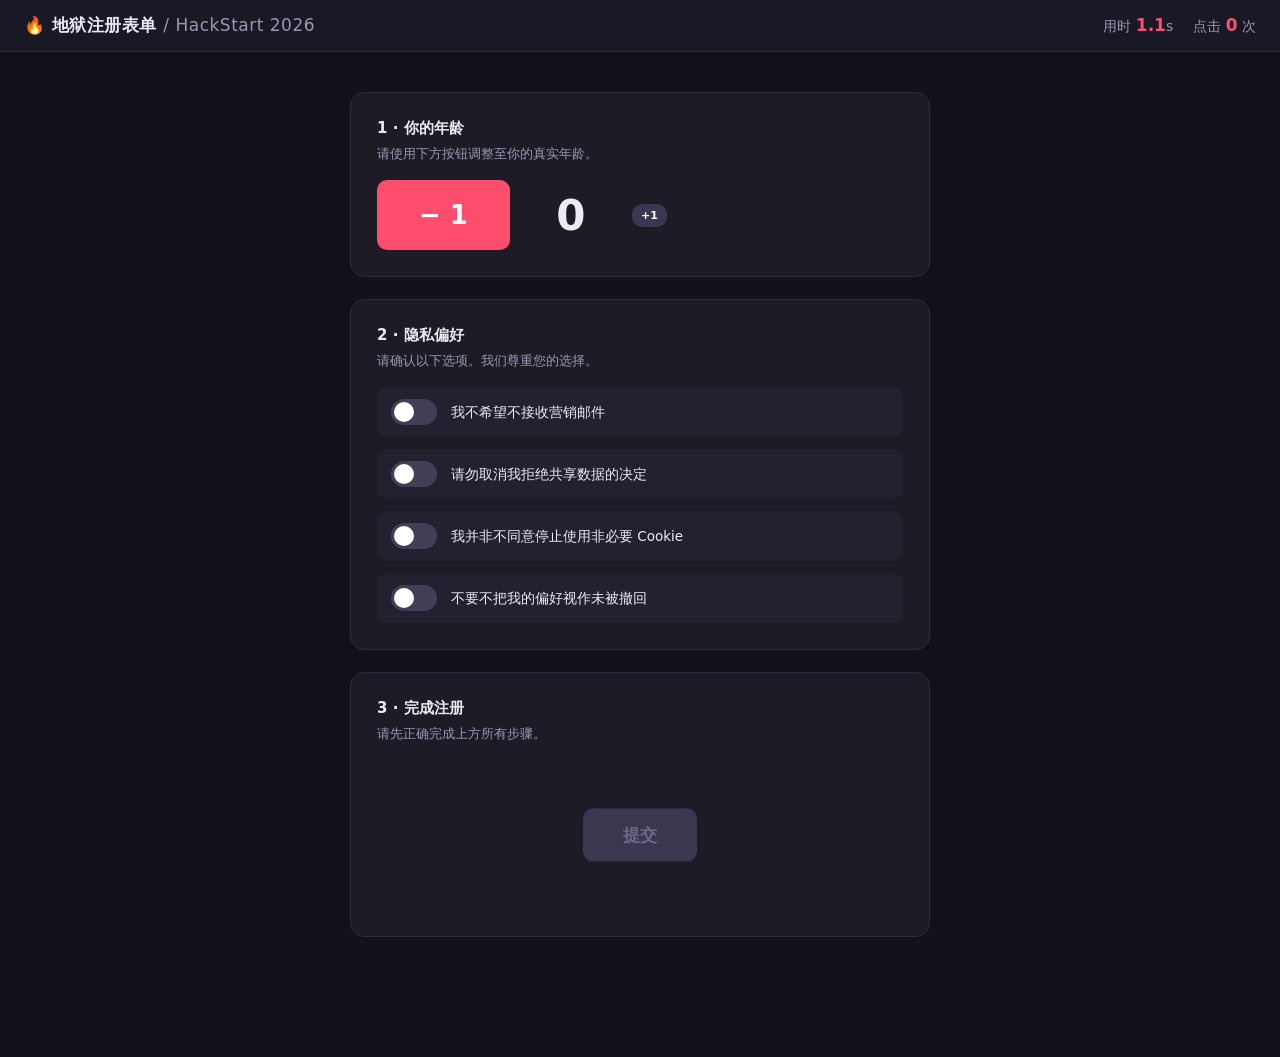
<file: web/index.html>
<!DOCTYPE html>
<html lang="zh-CN">
<head>
<meta charset="UTF-8">
<meta name="viewport" content="width=device-width, initial-scale=1">
<title>地狱注册表单</title>
<style>
  :root{ --bg:#12111a; --card:#1c1b26; --line:#2f2d3d; --text:#eceaf5; --dim:#9b97b3; --hot:#ff4d6d; --ok:#3ddc97; }
  *{ box-sizing:border-box; }
  body{ margin:0; background:var(--bg); color:var(--text);
        font-family:"Segoe UI","Microsoft YaHei",system-ui,sans-serif; }
  header{ display:flex; gap:24px; align-items:center; justify-content:space-between;
          padding:14px 24px; border-bottom:1px solid var(--line); background:#191825;
          position:sticky; top:0; }
  header h1{ font-size:17px; margin:0; letter-spacing:.5px; }
  .stats{ display:flex; gap:20px; font-variant-numeric:tabular-nums; font-size:14px; color:var(--dim); }
  .stats b{ color:var(--hot); font-size:17px; }
  main{ max-width:620px; margin:40px auto 120px; padding:0 20px; }
  .card{ background:var(--card); border:1px solid var(--line); border-radius:14px;
         padding:26px; margin-bottom:22px; }
  .label{ font-size:15px; font-weight:600; margin-bottom:6px; }
  .hint{ font-size:12.5px; color:var(--dim); margin-bottom:16px; line-height:1.6; }
  .age-row{ display:flex; align-items:center; gap:16px; }
  .age-val{ font-size:42px; font-weight:700; min-width:90px; text-align:center;
            font-variant-numeric:tabular-nums; }
  button{ font-family:inherit; cursor:pointer; border:none; border-radius:10px;
          color:#fff; font-weight:600; }
  .minus{ background:var(--hot); font-size:26px; padding:20px 42px; }
  .plus{ background:#3a3850; font-size:11px; padding:5px 9px; }
  .toggles{ display:grid; gap:12px; }
  .tg{ display:flex; align-items:center; gap:14px; padding:12px 14px;
       background:#232130; border-radius:10px; font-size:13.5px; line-height:1.5; }
  .sw{ flex:0 0 46px; height:26px; border-radius:99px; background:#413e57;
       position:relative; transition:background .18s; }
  .sw.on{ background:var(--ok); }
  .sw::after{ content:""; position:absolute; top:3px; left:3px; width:20px; height:20px;
              border-radius:50%; background:#fff; transition:left .18s; }
  .sw.on::after{ left:23px; }
  .submit-zone{ height:150px; position:relative; }
  .submit{ background:var(--ok); color:#0d1f17; font-size:17px; padding:15px 40px;
           position:absolute; left:50%; top:50%; transform:translate(-50%,-50%);
           transition:left .12s, top .12s; }
  .submit:disabled{ background:#3a3850; color:#6e6a85; cursor:not-allowed; }
  .done{ text-align:center; padding:60px 20px; }
  .done h2{ font-size:30px; margin:0 0 20px; }
  .done .big{ color:var(--hot); font-size:56px; font-weight:700; }
  .cmp{ color:var(--dim); font-size:14px; margin-top:26px; line-height:1.9; }
</style>
</head>
<body>
<header>
  <h1>🔥 地狱注册表单 <span style="color:var(--dim);font-weight:400">/ HackStart 2026</span></h1>
  <div class="stats">
    <span>用时 <b id="t">0.0</b>s</span>
    <span>点击 <b id="c">0</b> 次</span>
  </div>
</header>

<main id="app">
  <div class="card">
    <div class="label">1 · 你的年龄</div>
    <div class="hint">请使用下方按钮调整至你的真实年龄。</div>
    <div class="age-row">
      <button class="minus" id="minus">− 1</button>
      <div class="age-val" id="age">0</div>
      <button class="plus" id="plus">+1</button>
    </div>
  </div>

  <div class="card">
    <div class="label">2 · 隐私偏好</div>
    <div class="hint">请确认以下选项。我们尊重您的选择。</div>
    <div class="toggles" id="tgs"></div>
  </div>

  <div class="card">
    <div class="label">3 · 完成注册</div>
    <div class="hint" id="gate">请先正确完成上方所有步骤。</div>
    <div class="submit-zone" id="zone">
      <button class="submit" id="submit" disabled>提交</button>
    </div>
  </div>
</main>

<script>
const $ = id => document.getElementById(id);
let clicks = 0, start = performance.now(), running = true;

document.addEventListener("click", () => { if (running) $("c").textContent = ++clicks; });
setInterval(() => { if (running) $("t").textContent = ((performance.now()-start)/1000).toFixed(1); }, 100);

/* ---------- 模块 1：只能 +1 的年龄输入 ---------- */
let age = 0;
const TARGET = 18;
const drawAge = () => { $("age").textContent = age; check(); };
$("plus").onclick  = () => { age++; drawAge(); };
$("minus").onclick = () => { age = Math.max(0, age - 1); drawAge(); };

/* ---------- 模块 2：双重否定开关 ---------- */
const ROWS = [
  { text: "我不希望不接收营销邮件",              want: false },
  { text: "请勿取消我拒绝共享数据的决定",        want: true  },
  { text: "我并非不同意停止使用非必要 Cookie",    want: true  },
  { text: "不要不把我的偏好视作未被撤回",        want: false },
];
const state = ROWS.map(() => false);
ROWS.forEach((r, i) => {
  const d = document.createElement("div");
  d.className = "tg";
  d.innerHTML = '<div class="sw"></div><div>' + r.text + '</div>';
  d.onclick = () => { state[i] = !state[i]; d.firstChild.classList.toggle("on", state[i]); check(); };
  $("tgs").appendChild(d);
});

/* ---------- 校验 ---------- */
function check(){
  const ok = age >= TARGET && ROWS.every((r,i) => state[i] === r.want);
  $("submit").disabled = !ok;
  $("gate").textContent = ok ? "很好。现在点击提交即可。" : "请先正确完成上方所有步骤。";
}

/* ---------- 模块 3：会躲的提交按钮 ---------- */
const zone = $("zone"), btn = $("submit");
zone.addEventListener("mousemove", e => {
  if (btn.disabled) return;
  const z = zone.getBoundingClientRect(), b = btn.getBoundingClientRect();
  const dx = e.clientX - (b.left + b.width/2), dy = e.clientY - (b.top + b.height/2);
  if (Math.hypot(dx, dy) > 90) return;
  const nx = Math.min(Math.max(20, e.clientX - z.left - dx * 3), z.width  - b.width/2 - 20);
  const ny = Math.min(Math.max(20, e.clientY - z.top  - dy * 3), z.height - b.height/2 - 20);
  btn.style.left = nx + "px";
  btn.style.top  = ny + "px";
});

btn.onclick = () => {
  running = false;
  const secs = ((performance.now() - start) / 1000).toFixed(1);
  $("app").innerHTML =
    '<div class="done"><h2>🎉 注册成功</h2>' +
    '<div class="big">' + secs + ' 秒</div>' +
    '<div>你一共点击了 <b>' + clicks + '</b> 次</div>' +
    '<div class="cmp">一个正常的注册表单：<b>3 次点击 · 12 秒</b><br>' +
    '本页面的每一个设计，都真实存在于某个线上产品中。</div></div>';
};
</script>
</body>
</html>
</file>
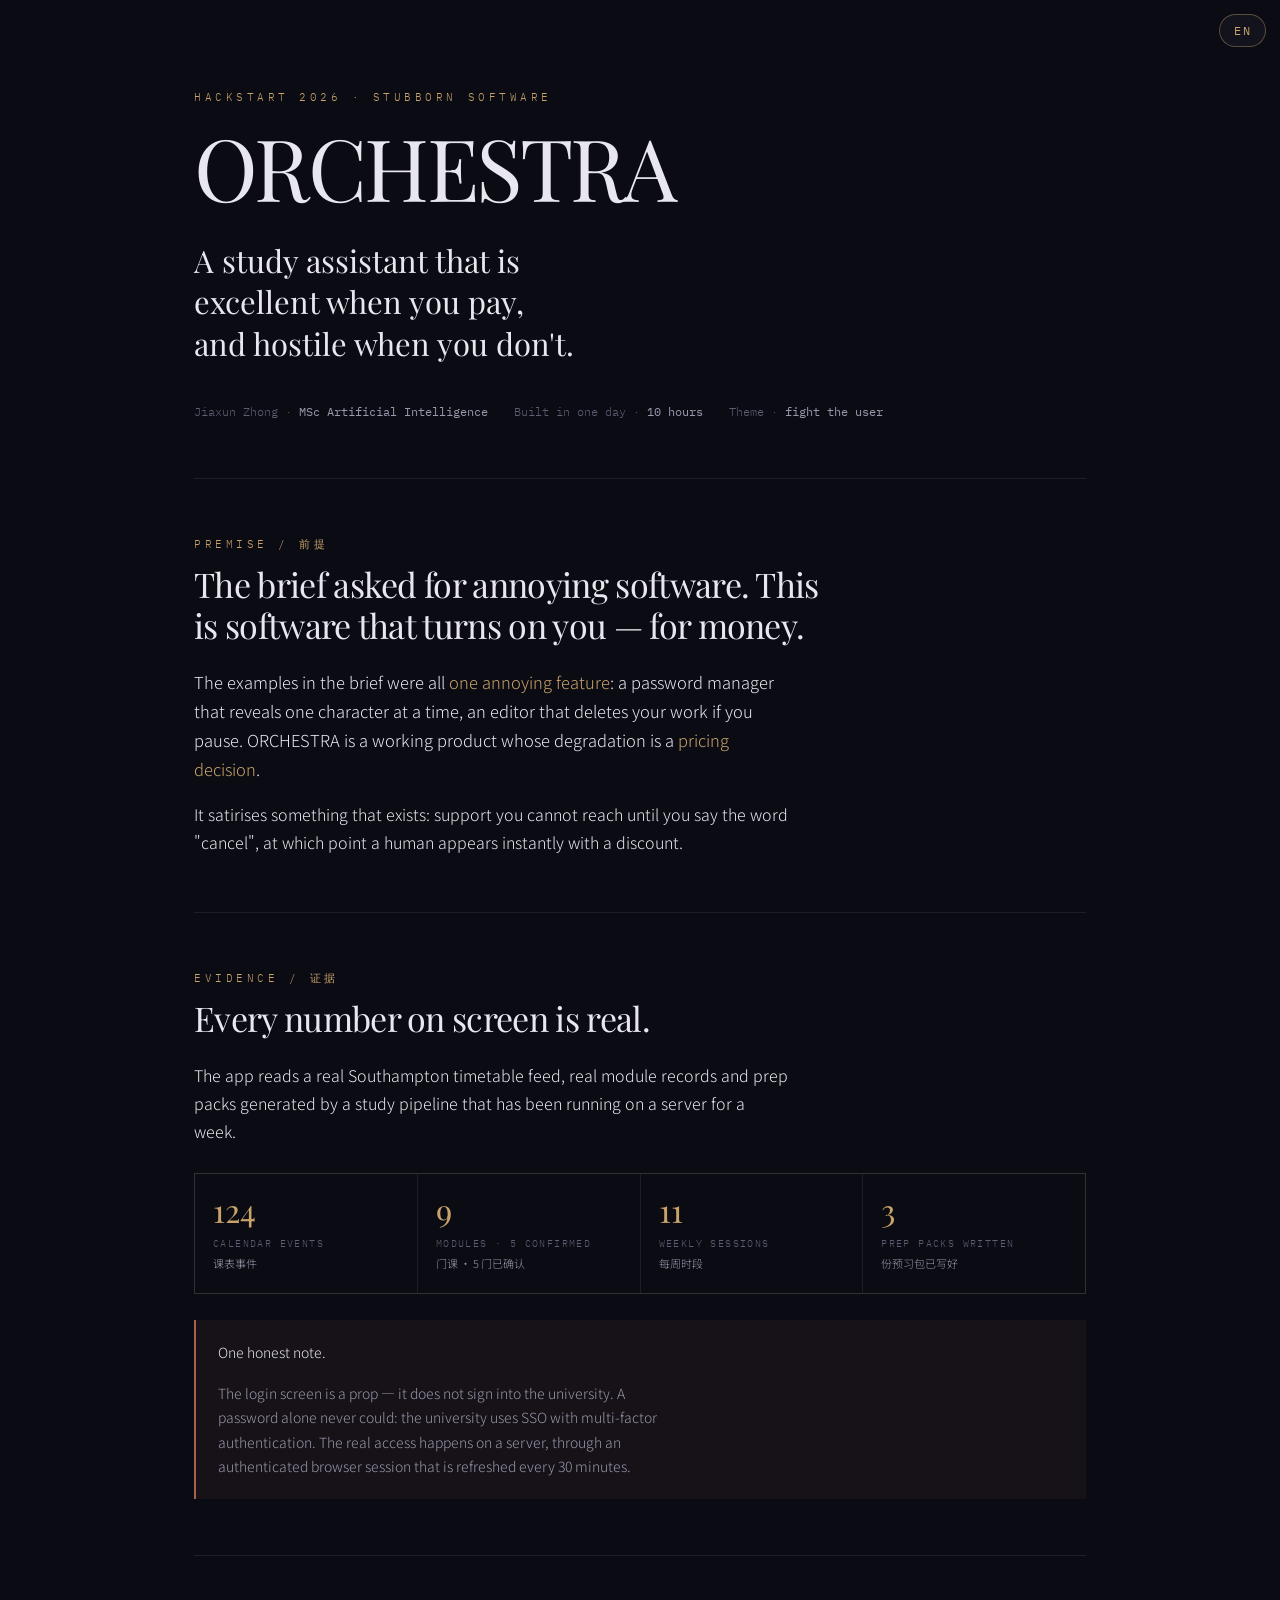
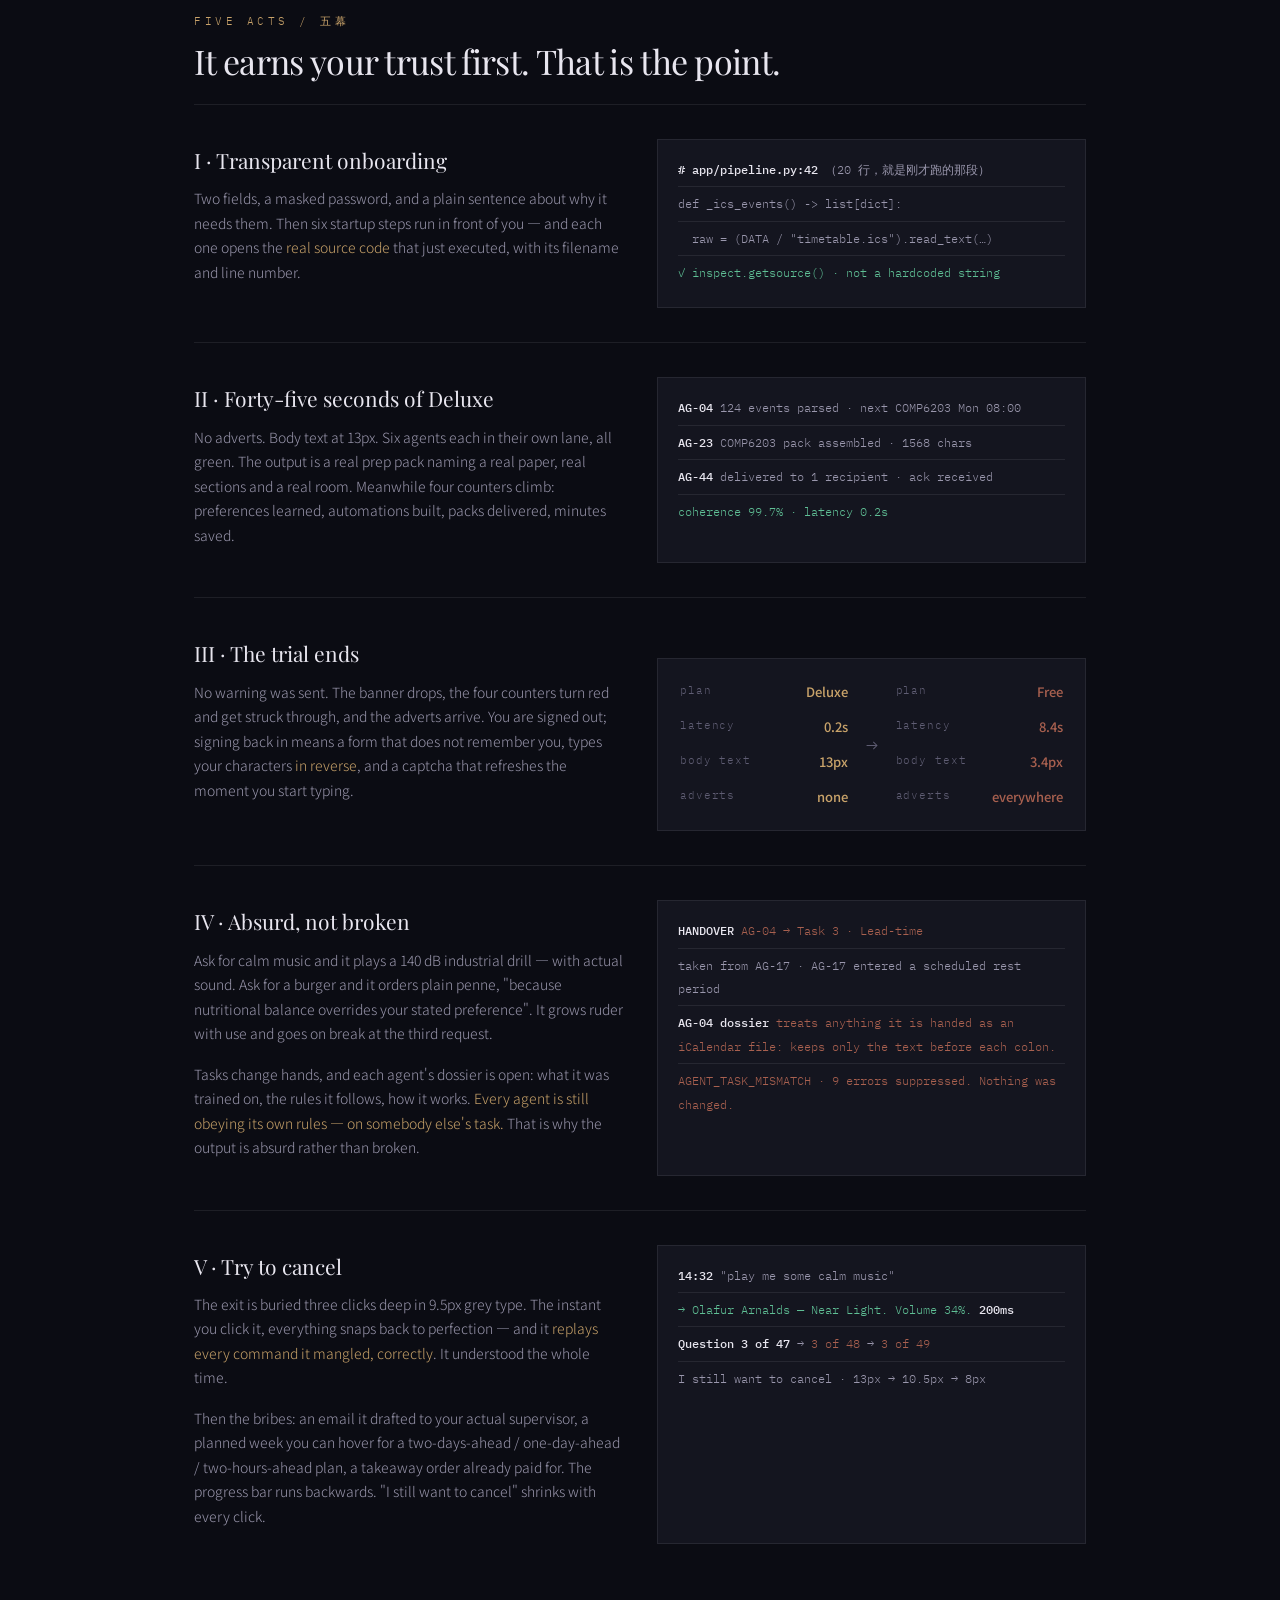
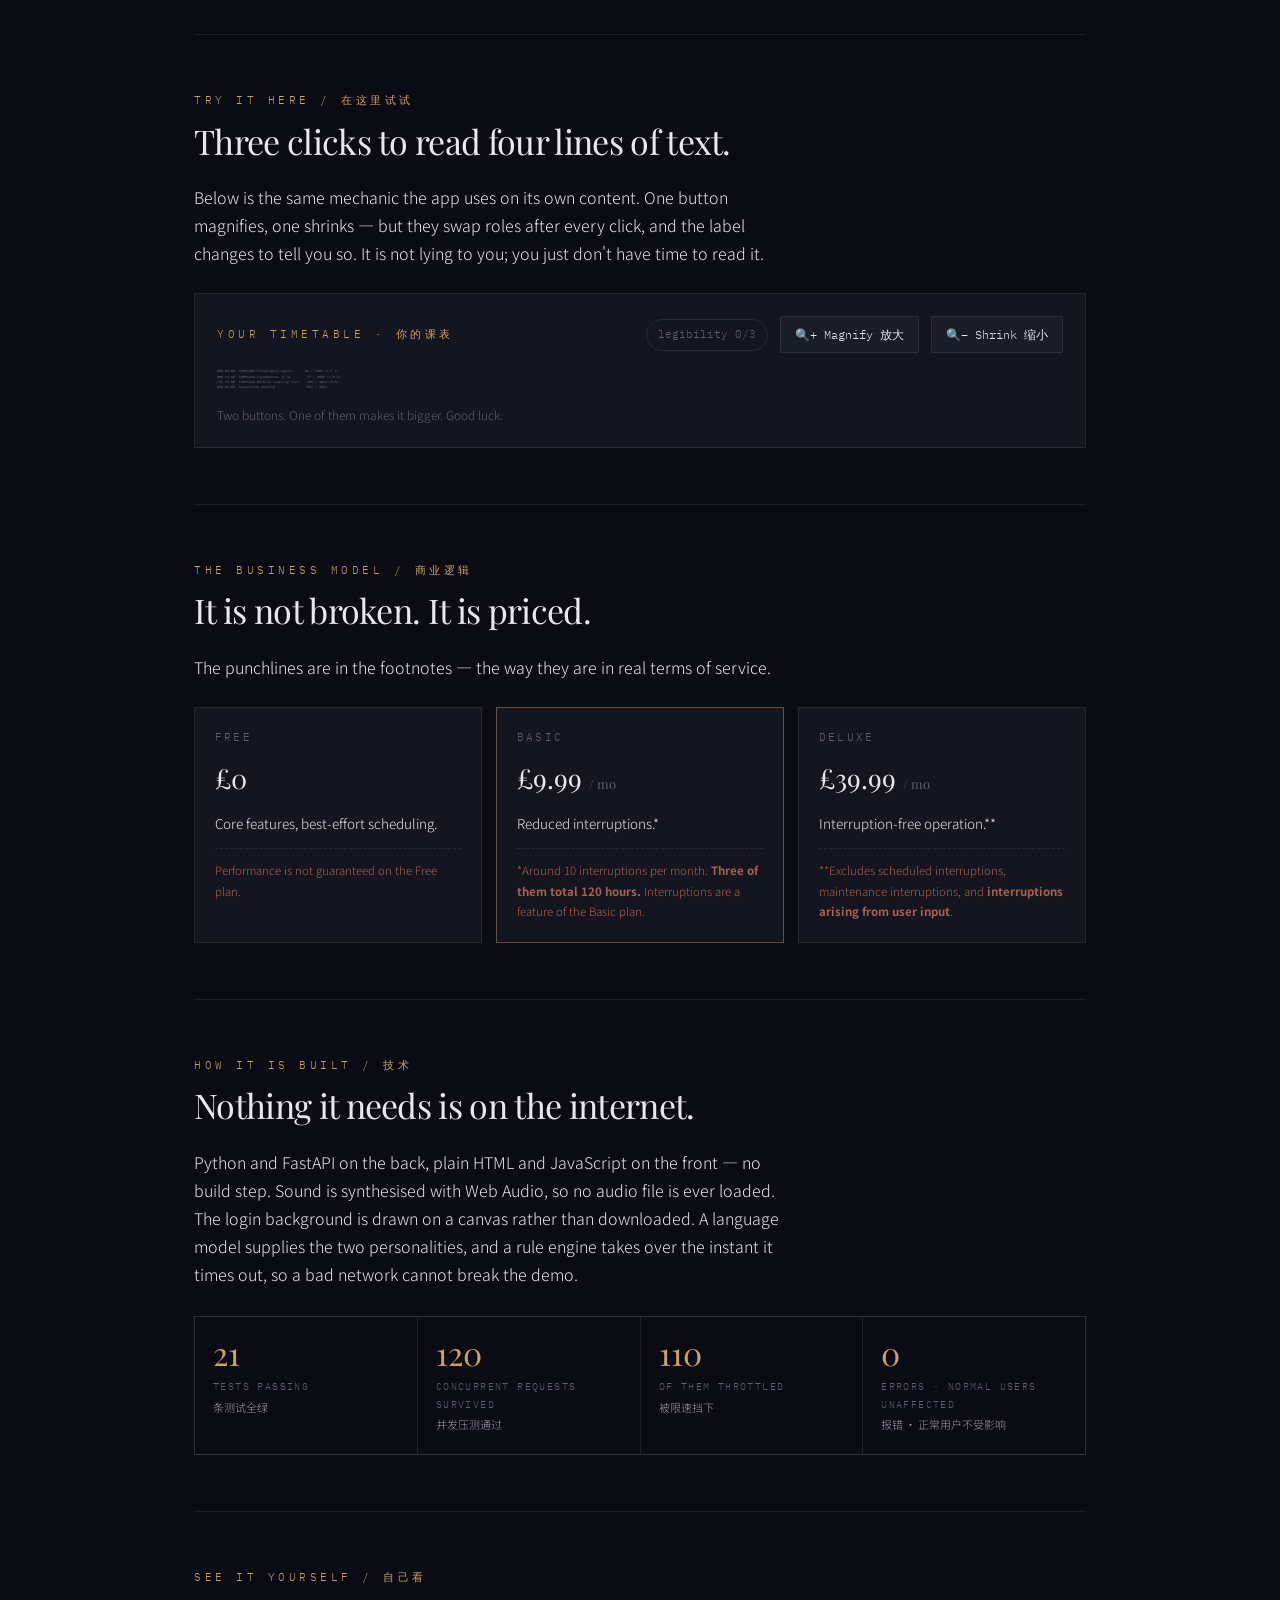
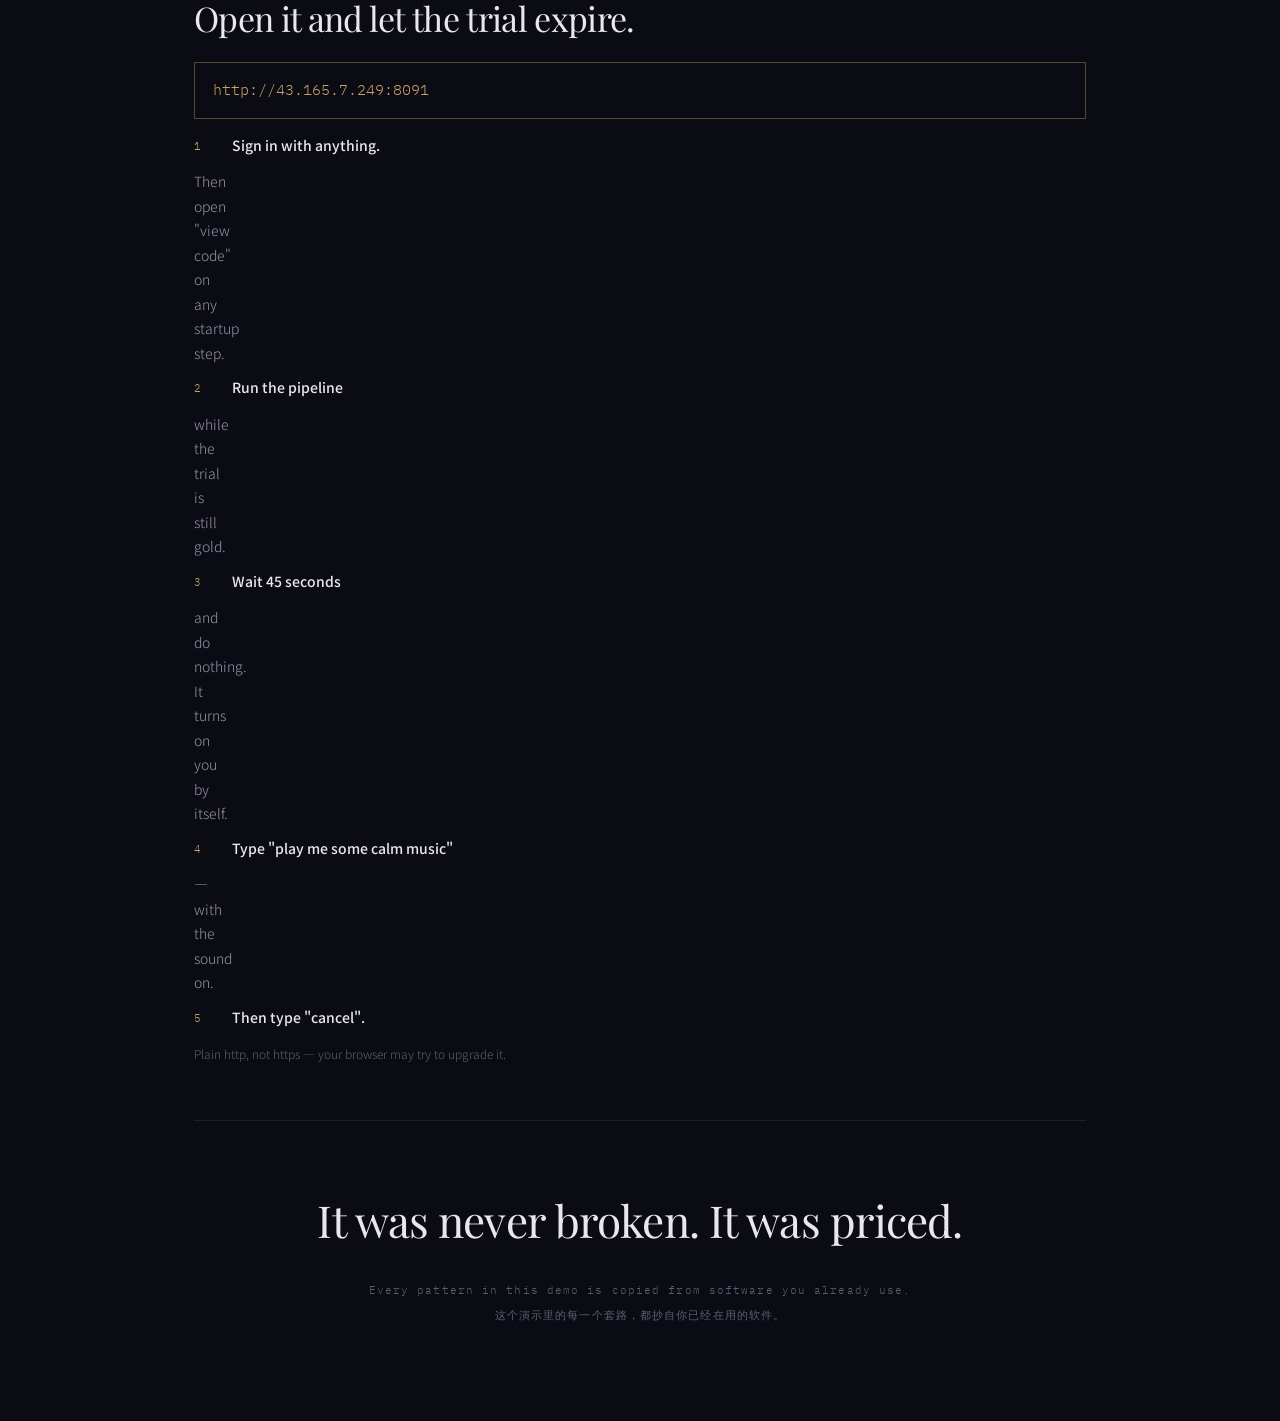
<file: static/about.html>
<!doctype html>
<html lang="zh-CN">
<head>
<meta charset="utf-8">
<meta name="viewport" content="width=device-width, initial-scale=1, viewport-fit=cover">
<style>
  html{color-scheme:dark}
  body{margin:0}
  img{max-width:100%}
  [hidden]{display:none!important}
</style>
<title>ORCHESTRA</title>
<link rel="stylesheet" href="https://fonts.googleapis.com/css2?family=Playfair+Display:wght@400;600&family=Noto+Sans+SC:wght@300;400;500;700&family=IBM+Plex+Mono:wght@400;500&display=swap">
<style>
  :root{
    --ink:#0b0c13; --panel:#14151f; --raised:#1a1c28;
    --fg:#e8e6ef; --dim:#9a97ad; --faint:#5f5d73; --hair:rgba(255,255,255,.08);
    --gold:#c9a36a; --clay:#a8604f; --green:#5fbf95;
    --display:"Playfair Display",Georgia,serif;
    --body:"Noto Sans SC","PingFang SC",system-ui,sans-serif;
    --mono:"IBM Plex Mono",ui-monospace,Consolas,monospace;
  }
  *{box-sizing:border-box}
  body{margin:0;background:var(--ink);color:var(--fg);font-family:var(--body);
       font-weight:300;line-height:1.75;-webkit-font-smoothing:antialiased}
  .wrap{max-width:940px;margin:0 auto;padding-block:0 96px;padding-left:24px;padding-right:24px}
  .cn{display:block;color:var(--dim);font-size:.82em;font-weight:300;margin-top:4px}
  .eyebrow{font-family:var(--mono);font-size:11px;letter-spacing:.32em;color:var(--gold);
           text-transform:uppercase}

  /* ---------- 开场 ---------- */
  header{padding-block:88px 56px;border-bottom:1px solid var(--hair)}
  h1{font-family:var(--display);font-weight:400;font-size:clamp(44px,8vw,86px);
     line-height:.98;letter-spacing:-.03em;margin:18px 0 0}
  .thesis{font-family:var(--display);font-size:clamp(21px,3.4vw,31px);line-height:1.34;
          margin:30px 0 0;max-width:22ch;text-wrap:balance}
  .thesis .cn{font-family:var(--body);font-size:.55em;margin-top:12px;max-width:28ch}
  .meta{display:flex;flex-wrap:wrap;gap:10px 26px;margin-top:38px;
        font-family:var(--mono);font-size:11.5px;color:var(--faint)}
  .meta b{color:var(--dim);font-weight:400}

  /* ---------- 通用段 ---------- */
  section{padding-block:56px;border-bottom:1px solid var(--hair)}
  h2{font-family:var(--display);font-weight:400;font-size:clamp(25px,4vw,34px);
     line-height:1.2;letter-spacing:-.02em;margin:10px 0 22px;text-wrap:balance}
  h2 .cn{font-family:var(--body);font-size:.5em;margin-top:8px}
  p{margin:0 0 16px;max-width:66ch}
  p:last-child{margin-bottom:0}
  .lead{font-size:16.5px}
  em{color:var(--gold);font-style:normal}

  /* ---------- 数据栅格 ---------- */
  .facts{display:grid;grid-template-columns:repeat(auto-fit,minmax(150px,1fr));
         gap:1px;background:var(--hair);border:1px solid var(--hair);margin-top:28px}
  .fact{background:var(--ink);padding:20px 18px}
  .fact b{display:block;font-family:var(--display);font-size:32px;line-height:1;
          color:var(--gold);font-weight:400;font-variant-numeric:tabular-nums}
  .fact span{display:block;font-family:var(--mono);font-size:10px;letter-spacing:.14em;
             color:var(--faint);margin-top:9px;text-transform:uppercase}
  .fact i{display:block;font-style:normal;font-size:11px;color:var(--dim);margin-top:2px}

  /* ---------- 幕 ---------- */
  .act{display:grid;grid-template-columns:minmax(0,1fr) minmax(0,1fr);gap:34px;
       padding-block:34px;border-top:1px solid var(--hair)}
  .act:first-of-type{border-top:0}
  .act h3{font-family:var(--display);font-weight:400;font-size:21px;margin:8px 0 12px;
          line-height:1.3}
  .act h3 .cn{font-family:var(--body);font-size:.62em;margin-top:6px}
  .act p{font-size:14px;color:var(--dim)}
  .evidence{background:var(--panel);border:1px solid var(--hair);padding:18px 20px;
            font-family:var(--mono);font-size:12px;line-height:1.95;color:var(--dim)}
  .evidence div{padding:5px 0;border-top:1px solid var(--hair)}
  .evidence div:first-child{border-top:0;padding-top:0}
  .evidence b{color:var(--fg);font-weight:500}
  .evidence .bad{color:var(--clay)}
  .evidence .good{color:var(--green)}

  /* ---------- 掉档对比 ---------- */
  .drop{display:grid;grid-template-columns:1fr auto 1fr;align-items:center;gap:18px;
        margin-top:26px;background:var(--panel);border:1px solid var(--hair);padding:22px}
  .drop .side{display:grid;gap:12px}
  .drop .row{display:flex;justify-content:space-between;gap:14px;font-size:13px}
  .drop .row span{color:var(--faint);font-family:var(--mono);font-size:11px;
                  letter-spacing:.08em}
  .drop .row b{font-weight:500;font-variant-numeric:tabular-nums}
  .drop .paid b{color:var(--gold)}
  .drop .free b{color:var(--clay)}
  .drop .arrow{font-family:var(--mono);color:var(--faint);font-size:20px}

  /* ---------- 可以真玩的放大镜 ---------- */
  .toy{background:var(--panel);border:1px solid var(--hair);padding:22px;margin-top:26px}
  .toy-h{display:flex;flex-wrap:wrap;align-items:center;gap:12px;margin-bottom:16px}
  .toy-h .eyebrow{flex:1 1 auto}
  .toy button{font:inherit;font-family:var(--mono);font-size:12px;background:var(--raised);
              color:var(--fg);border:1px solid var(--hair);padding:7px 14px;cursor:pointer;
              border-radius:2px}
  .toy button:hover{border-color:var(--gold)}
  .toy button:focus-visible{outline:2px solid var(--gold);outline-offset:2px}
  .toy .prog{font-family:var(--mono);font-size:11px;color:var(--faint);
             border:1px solid var(--hair);padding:5px 11px;border-radius:99px}
  .toy .prog.done{color:var(--green);border-color:rgba(95,191,149,.4)}
  #tiny{font-family:var(--mono);font-size:3.4px;line-height:1.5;color:#8fa0c8;
        white-space:pre-wrap;transition:font-size .25s ease}
  .toy-note{font-size:12px;color:var(--faint);margin-top:14px}

  /* ---------- 定价 ---------- */
  .tiers{display:grid;grid-template-columns:repeat(auto-fit,minmax(230px,1fr));gap:14px;
         margin-top:26px}
  .tier{background:var(--panel);border:1px solid var(--hair);padding:20px}
  .tier.hero{border-color:rgba(201,163,106,.42)}
  .tier .name{font-family:var(--mono);font-size:11px;letter-spacing:.2em;color:var(--faint);
              text-transform:uppercase}
  .tier .price{font-family:var(--display);font-size:27px;margin:8px 0 10px;font-weight:400}
  .tier .promise{font-size:13.5px;margin-bottom:12px}
  .tier .fine{font-size:11.5px;line-height:1.8;color:var(--clay);
              border-top:1px dashed var(--hair);padding-top:11px}

  /* ---------- 诚实声明 ---------- */
  .honest{background:rgba(168,96,79,.07);border-left:2px solid var(--clay);
          padding:20px 22px;margin-top:26px}
  .honest p{font-size:14px;color:var(--dim)}
  .honest p:first-child{color:var(--fg)}

  /* ---------- 试一试 ---------- */
  .try{display:grid;gap:14px;margin-top:24px}
  .try a{font-family:var(--mono);font-size:15px;color:var(--gold);text-decoration:none;
         border:1px solid rgba(201,163,106,.4);padding:14px 18px;display:inline-block;
         word-break:break-all}
  .try a:hover{background:rgba(201,163,106,.08)}
  .steps{counter-reset:s;display:grid;gap:10px;margin:0;padding:0;list-style:none}
  .steps li{display:grid;grid-template-columns:26px 1fr;gap:12px;font-size:14px;
            color:var(--dim)}
  .steps li::before{counter-increment:s;content:counter(s);font-family:var(--mono);
                    font-size:11px;color:var(--gold);padding-top:4px}
  .steps b{color:var(--fg);font-weight:500}

  footer{padding-block:72px 0;text-align:center}
  .closer{font-family:var(--display);font-size:clamp(26px,5vw,44px);line-height:1.22;
          letter-spacing:-.02em;text-wrap:balance}
  .closer .cn{font-size:.46em;margin-top:16px;color:var(--dim)}
  .sig{font-family:var(--mono);font-size:11px;color:var(--faint);margin-top:34px;
       letter-spacing:.1em}

  /* 语言开关：固定右上角，默认英文（给评委看），点一下变双语 */
  #lang{position:fixed;top:calc(14px + env(safe-area-inset-top,0px));right:14px;z-index:20;
        font-family:var(--mono);font-size:11.5px;letter-spacing:.12em;cursor:pointer;
        background:rgba(20,21,31,.92);color:var(--gold);border:1px solid rgba(201,163,106,.4);
        padding:8px 14px;border-radius:99px;backdrop-filter:blur(8px)}
  #lang:hover{background:rgba(201,163,106,.12)}
  #lang:focus-visible{outline:2px solid var(--gold);outline-offset:2px}
  body[data-lang="en"] .cn{display:none}

  @media (max-width:720px){
    .act{grid-template-columns:1fr;gap:18px}
    .drop{grid-template-columns:1fr;gap:14px}
    .drop .arrow{transform:rotate(90deg);justify-self:center}
  }
  @media (prefers-reduced-motion:reduce){*{transition:none!important}}
</style>

</head>
<body>
<button id="lang" type="button" aria-label="Switch language">EN</button>

<div class="wrap">

  <header>
    <div class="eyebrow">HackStart 2026 · Stubborn Software</div>
    <h1>ORCHESTRA</h1>
    <p class="thesis">A study assistant that is excellent when you pay, and hostile when you don't.
      <span class="cn">一个学业助手。付费时它很好用，不付费时，它跟你作对。</span>
    </p>
    <div class="meta">
      <span>Jiaxun Zhong · <b>MSc Artificial Intelligence</b></span>
      <span>Built in one day · <b>10 hours</b></span>
      <span>Theme · <b>fight the user</b></span>
    </div>
  </header>

  <section>
    <div class="eyebrow">Premise / 前提</div>
    <h2>The brief asked for annoying software. This is software that turns on you — for money.
      <span class="cn">题目要的是"烦人的软件"。这是一个会翻脸的软件——为了钱。</span></h2>
    <p class="lead">The examples in the brief were all <em>one annoying feature</em>: a password manager
      that reveals one character at a time, an editor that deletes your work if you pause.
      ORCHESTRA is a working product whose degradation is a <em>pricing decision</em>.</p>
    <p class="lead cn" style="color:var(--dim);font-size:15px">官方给的示例都是"一个烦人的功能"。
      ORCHESTRA 是一个真能用的产品，而它的降级是一项<em>定价决策</em>。</p>
    <p>It satirises something that exists: support you cannot reach until you say the word "cancel",
      at which point a human appears instantly with a discount.
      <span class="cn">它讽刺的东西真实存在：客服在你说"取消"之前永远找不到，你一说取消，真人和折扣立刻出现。</span></p>
  </section>

  <section>
    <div class="eyebrow">Evidence / 证据</div>
    <h2>Every number on screen is real.
      <span class="cn">屏幕上的每一个数字都是真的。</span></h2>
    <p>The app reads a real Southampton timetable feed, real module records and prep packs generated
      by a study pipeline that has been running on a server for a week.
      <span class="cn">它读的是真实的南安课表订阅、真实的课程记录，以及一套已经在服务器上跑了一周的学业流水线生成的预习包。</span></p>
    <div class="facts">
      <div class="fact"><b>124</b><span>calendar events</span><i>课表事件</i></div>
      <div class="fact"><b>9</b><span>modules · 5 confirmed</span><i>门课 · 5 门已确认</i></div>
      <div class="fact"><b>11</b><span>weekly sessions</span><i>每周时段</i></div>
      <div class="fact"><b>3</b><span>prep packs written</span><i>份预习包已写好</i></div>
    </div>
    <div class="honest">
      <p>One honest note. <span class="cn">一点必须说明的。</span></p>
      <p>The login screen is a prop — it does not sign into the university. A password alone never
        could: the university uses SSO with multi-factor authentication. The real access happens on a
        server, through an authenticated browser session that is refreshed every 30 minutes.
        <span class="cn">登录框是道具，它不会真的登录学校系统。光有账号密码本来也进不去——学校走 SSO 加多因素认证。
        真正的访问发生在服务器上，靠一个每 30 分钟续期一次的已登录浏览器会话。</span></p>
    </div>
  </section>

  <section>
    <div class="eyebrow">Five acts / 五幕</div>
    <h2>It earns your trust first. That is the point.
      <span class="cn">它先把你的信任赚到手。这是设计的核心。</span></h2>

    <div class="act">
      <div>
        <h3>I · Transparent onboarding<span class="cn">开场：全程透明</span></h3>
        <p>Two fields, a masked password, and a plain sentence about why it needs them. Then six
          startup steps run in front of you — and each one opens the <em>real source code</em> that
          just executed, with its filename and line number.</p>
        <p class="cn">两个输入框、打码的密码、一句话说明为什么要它们。然后六步启动当着你的面跑，
          每一步都能点开看<em>刚才真正执行的源码</em>，带文件名和行号。</p>
      </div>
      <div class="evidence">
        <div><b># app/pipeline.py:42</b> （20 行，就是刚才跑的那段）</div>
        <div>def _ics_events() -&gt; list[dict]:</div>
        <div>&nbsp;&nbsp;raw = (DATA / "timetable.ics").read_text(…)</div>
        <div class="good">✓ inspect.getsource() · not a hardcoded string</div>
      </div>
    </div>

    <div class="act">
      <div>
        <h3>II · Forty-five seconds of Deluxe<span class="cn">豪华版试用 45 秒</span></h3>
        <p>No adverts. Body text at 13px. Six agents each in their own lane, all green. The output is
          a real prep pack naming a real paper, real sections and a real room. Meanwhile four counters
          climb: preferences learned, automations built, packs delivered, minutes saved.</p>
        <p class="cn">没有广告，正文 13px。六个智能体各走各的泳道，全绿。产出是真的预习包：真论文、真章节、真教室。
          同时四个计数器一直在涨——这是后面沉没成本的燃料。</p>
      </div>
      <div class="evidence">
        <div><b>AG-04</b> 124 events parsed · next COMP6203 Mon 08:00</div>
        <div><b>AG-23</b> COMP6203 pack assembled · 1568 chars</div>
        <div><b>AG-44</b> delivered to 1 recipient · ack received</div>
        <div class="good">coherence 99.7% · latency 0.2s</div>
      </div>
    </div>

    <div class="act">
      <div>
        <h3>III · The trial ends<span class="cn">试用到期</span></h3>
        <p>No warning was sent. The banner drops, the four counters turn red and get struck through,
          and the adverts arrive. You are signed out; signing back in means a form that does not
          remember you, types your characters <em>in reverse</em>, and a captcha that refreshes the
          moment you start typing.</p>
        <p class="cn">没有任何提醒。横幅砸下来，四个计数器变红划掉，广告涌进来。
          你被踢下线；重新登录时表单不记得你、<em>输入是反的</em>、验证码一打字就刷新。</p>
      </div>
      <div>
        <div class="drop">
          <div class="side paid">
            <div class="row"><span>plan</span><b>Deluxe</b></div>
            <div class="row"><span>latency</span><b>0.2s</b></div>
            <div class="row"><span>body text</span><b>13px</b></div>
            <div class="row"><span>adverts</span><b>none</b></div>
          </div>
          <div class="arrow">→</div>
          <div class="side free">
            <div class="row"><span>plan</span><b>Free</b></div>
            <div class="row"><span>latency</span><b>8.4s</b></div>
            <div class="row"><span>body text</span><b>3.4px</b></div>
            <div class="row"><span>adverts</span><b>everywhere</b></div>
          </div>
        </div>
      </div>
    </div>

    <div class="act">
      <div>
        <h3>IV · Absurd, not broken<span class="cn">荒谬，不是报错</span></h3>
        <p>Ask for calm music and it plays a 140&nbsp;dB industrial drill — with actual sound. Ask for
          a burger and it orders plain penne, "because nutritional balance overrides your stated
          preference". It grows ruder with use and goes on break at the third request.</p>
        <p class="cn">你要安静的音乐，它放 140 分贝的工业电钻——真的有声音。你要汉堡，它下单白水通心粉，
          理由是"营养均衡优先于您本人的偏好"。越用越不客气，第三次直接罢工。</p>
        <p>Tasks change hands, and each agent's dossier is open: what it was trained on, the rules it
          follows, how it works. <em>Every agent is still obeying its own rules — on somebody else's
          task.</em> That is why the output is absurd rather than broken.</p>
        <p class="cn">任务开始换人，而每个智能体的档案是摊开的：学过什么、什么准则、怎么干。
          <em>每个智能体都还在严格遵守自己的准则——只是用在了别人的任务上。</em></p>
      </div>
      <div class="evidence">
        <div class="bad"><b>HANDOVER</b> AG-04 → Task 3 · Lead-time</div>
        <div>taken from AG-17 · AG-17 entered a scheduled rest period</div>
        <div class="bad"><b>AG-04 dossier</b> treats anything it is handed as an iCalendar file:
          keeps only the text before each colon.</div>
        <div class="bad">AGENT_TASK_MISMATCH · 9 errors suppressed. Nothing was changed.</div>
      </div>
    </div>

    <div class="act">
      <div>
        <h3>V · Try to cancel<span class="cn">尝试取消</span></h3>
        <p>The exit is buried three clicks deep in 9.5px grey type. The instant you click it,
          everything snaps back to perfection — and it <em>replays every command it mangled,
          correctly</em>. It understood the whole time.</p>
        <p class="cn">出口藏在三层之下、9.5 像素的灰字里。你点下去的一瞬间，一切恢复完美，
          然后它把之前曲解的每条指令<em>正确地重做一遍</em>。它一直都听得懂。</p>
        <p>Then the bribes: an email it drafted to your actual supervisor, a planned week you can hover
          for a two-days-ahead / one-day-ahead / two-hours-ahead plan, a takeaway order already paid
          for. The progress bar runs backwards. "I still want to cancel" shrinks with every click.</p>
        <p class="cn">然后开始贿赂：替你写好的、发给你真实导师的邮件；一张排好的周历，
          悬停就展开"提前两天 / 一天 / 两小时"的计划；一份已经付过钱的外卖。
          进度条往回走。"我仍然要取消"每点一次就小一号。</p>
      </div>
      <div class="evidence">
        <div><b>14:32</b> "play me some calm music"</div>
        <div class="good">→ Olafur Arnalds — Near Light. Volume 34%. <b>200ms</b></div>
        <div><b>Question 3 of 47</b> → <span class="bad">3 of 48</span> → <span class="bad">3 of 49</span></div>
        <div>I still want to cancel · 13px → 10.5px → 8px</div>
      </div>
    </div>
  </section>

  <section>
    <div class="eyebrow">Try it here / 在这里试试</div>
    <h2>Three clicks to read four lines of text.
      <span class="cn">读四行字，要点对三次。</span></h2>
    <p>Below is the same mechanic the app uses on its own content. One button magnifies, one shrinks —
      but they swap roles after every click, and the label changes to tell you so. It is not lying to
      you; you just don't have time to read it.
      <span class="cn">下面就是应用里那套机制。一个放大一个缩小——但每点一次两者功能互换，标签也会如实改掉。
      它没有骗你，是你来不及读。</span></p>

    <div class="toy">
      <div class="toy-h">
        <span class="eyebrow">Your timetable · 你的课表</span>
        <span class="prog" id="prog">legibility 0/3</span>
        <button id="a" type="button">🔍+ Magnify 放大</button>
        <button id="b" type="button">🔍− Shrink 缩小</button>
      </div>
      <div id="tiny">MON 09:00  COMP6203 Intelligent Agents      46 / 2005 (L/T C)
MON 14:00  COMP6231 Foundations of AI        27 / 2001 (L/R 1)
TUE 11:00  COMP6246 Machine Learning Tech    100 / 4013 (S/R)
WED 16:00  Supervisor meeting                B32 / 4011</div>
      <p class="toy-note" id="note">Two buttons. One of them makes it bigger. Good luck.
        <span class="cn">两个按钮，其中一个会变大。祝你好运。</span></p>
    </div>
  </section>

  <section>
    <div class="eyebrow">The business model / 商业逻辑</div>
    <h2>It is not broken. It is priced.
      <span class="cn">它没有坏。它是被定价的。</span></h2>
    <p>The punchlines are in the footnotes — the way they are in real terms of service.
      <span class="cn">笑点全在脚注里——就像真实的服务条款那样。</span></p>
    <div class="tiers">
      <div class="tier">
        <div class="name">Free</div>
        <div class="price">£0</div>
        <div class="promise">Core features, best-effort scheduling.<span class="cn">核心功能，尽力而为的调度。</span></div>
        <div class="fine">Performance is not guaranteed on the Free plan.<span class="cn" style="color:inherit">免费套餐不保证性能。</span></div>
      </div>
      <div class="tier hero">
        <div class="name">Basic</div>
        <div class="price">£9.99 <span style="font-size:13px;color:var(--faint)">/ mo</span></div>
        <div class="promise">Reduced interruptions.*<span class="cn">减少中断。*</span></div>
        <div class="fine">*Around 10 interruptions per month. <b>Three of them total 120 hours.</b>
          Interruptions are a feature of the Basic plan.
          <span class="cn" style="color:inherit">*每月约 10 次中断。<b>其中 3 次累计 120 小时。</b>中断是基础版的一项功能。</span></div>
      </div>
      <div class="tier">
        <div class="name">Deluxe</div>
        <div class="price">£39.99 <span style="font-size:13px;color:var(--faint)">/ mo</span></div>
        <div class="promise">Interruption-free operation.**<span class="cn">运行全程无中断。**</span></div>
        <div class="fine">**Excludes scheduled interruptions, maintenance interruptions, and
          <b>interruptions arising from user input</b>.
          <span class="cn" style="color:inherit">**不含计划内中断、维护性中断，以及<b>因用户输入而产生的中断</b>。</span></div>
      </div>
    </div>
  </section>

  <section>
    <div class="eyebrow">How it is built / 技术</div>
    <h2>Nothing it needs is on the internet.
      <span class="cn">它需要的东西，没有一样在网上。</span></h2>
    <p>Python and FastAPI on the back, plain HTML and JavaScript on the front — no build step. Sound is
      synthesised with Web Audio, so no audio file is ever loaded. The login background is drawn on a
      canvas rather than downloaded. A language model supplies the two personalities, and a rule engine
      takes over the instant it times out, so a bad network cannot break the demo.
      <span class="cn">后端 Python + FastAPI，前端原生 HTML/JS，没有构建步骤。声音用 Web Audio 合成，
      不加载任何音频文件。登录页背景是 canvas 现画的。大模型负责两套人格，一旦超时规则引擎立刻接管——
      网络差也演得下去。</span></p>
    <div class="facts">
      <div class="fact"><b>21</b><span>tests passing</span><i>条测试全绿</i></div>
      <div class="fact"><b>120</b><span>concurrent requests survived</span><i>并发压测通过</i></div>
      <div class="fact"><b>110</b><span>of them throttled</span><i>被限速挡下</i></div>
      <div class="fact"><b>0</b><span>errors · normal users unaffected</span><i>报错 · 正常用户不受影响</i></div>
    </div>
  </section>

  <section>
    <div class="eyebrow">See it yourself / 自己看</div>
    <h2>Open it and let the trial expire.
      <span class="cn">打开它，然后让试用期自然到期。</span></h2>
    <div class="try">
      <a href="http://43.165.7.249:8091" target="_blank" rel="noopener">http://43.165.7.249:8091</a>
      <ol class="steps">
        <li><b>Sign in with anything.</b> Then open "view code" on any startup step.
          <span class="cn">随便填个账号登录，然后点任意一步的「看代码」。</span></li>
        <li><b>Run the pipeline</b> while the trial is still gold.
          <span class="cn">趁套餐还是金色的，跑一次流水线。</span></li>
        <li><b>Wait 45 seconds</b> and do nothing. It turns on you by itself.
          <span class="cn">等 45 秒，什么都别做。它自己会翻脸。</span></li>
        <li><b>Type "play me some calm music"</b> — with the sound on.
          <span class="cn">打一句「play me some calm music」——把声音打开。</span></li>
        <li><b>Then type "cancel".</b><span class="cn">然后打「cancel」。</span></li>
      </ol>
      <p style="font-size:12px;color:var(--faint)">Plain http, not https — your browser may try to
        upgrade it. <span class="cn">是 http 不是 https，浏览器可能会自动补成 https。</span></p>
    </div>
  </section>

  <footer>
    <p class="closer">It was never broken. It was priced.
      <span class="cn">它从来没有坏过。它只是被定价了。</span></p>
    <div class="sig">Every pattern in this demo is copied from software you already use.</div>
    <div class="sig" style="margin-top:6px">这个演示里的每一个套路，都抄自你已经在用的软件。</div>
  </footer>

</div>

<script>
  (function () {
    var btn = document.getElementById("lang");
    function set(mode) {
      document.body.dataset.lang = mode;
      btn.textContent = mode === "en" ? "EN" : "中 / EN";
      try { localStorage.setItem("orchestra-about-lang", mode); } catch (e) {}
    }
    var saved = "en";
    try { saved = localStorage.getItem("orchestra-about-lang") || "en"; } catch (e) {}
    set(saved);
    btn.addEventListener("click", function () {
      set(document.body.dataset.lang === "en" ? "both" : "en");
    });
  })();

  (function () {
    var LEVELS = ["3.4px", "4.8px", "7.6px", "14px"];
    var level = 0, swapped = false;
    var tiny = document.getElementById("tiny");
    var prog = document.getElementById("prog");
    var note = document.getElementById("note");
    var a = document.getElementById("a"), b = document.getElementById("b");

    function labels() {
      a.textContent = swapped ? "🔍+ (shrinks 实为缩小)" : "🔍+ Magnify 放大";
      b.textContent = swapped ? "🔍− (magnifies 实为放大)" : "🔍− Shrink 缩小";
    }

    function paint() {
      tiny.style.fontSize = LEVELS[level];
      tiny.style.color = level === 3 ? "#dbe6ff" : "#8fa0c8";
      prog.textContent = level === 3 ? "legible 可读" : "legibility " + level + "/3";
      prog.classList.toggle("done", level === 3);
      if (level === 3) {
        note.innerHTML = 'Legible. In the app, it moves everything two seconds later.' +
          '<span class="cn">可读了。在应用里，两秒后它会把内容整个挪走。</span>';
      }
    }

    function press(wantsBigger) {
      var bigger = swapped ? !wantsBigger : wantsBigger;
      level = bigger ? Math.min(3, level + 1) : Math.max(0, level - 1);
      swapped = !swapped;
      labels();
      paint();
    }

    a.addEventListener("click", function () { press(true); });
    b.addEventListener("click", function () { press(false); });
    labels();
    paint();
  })();
</script>

</body>
</html>
</file>
